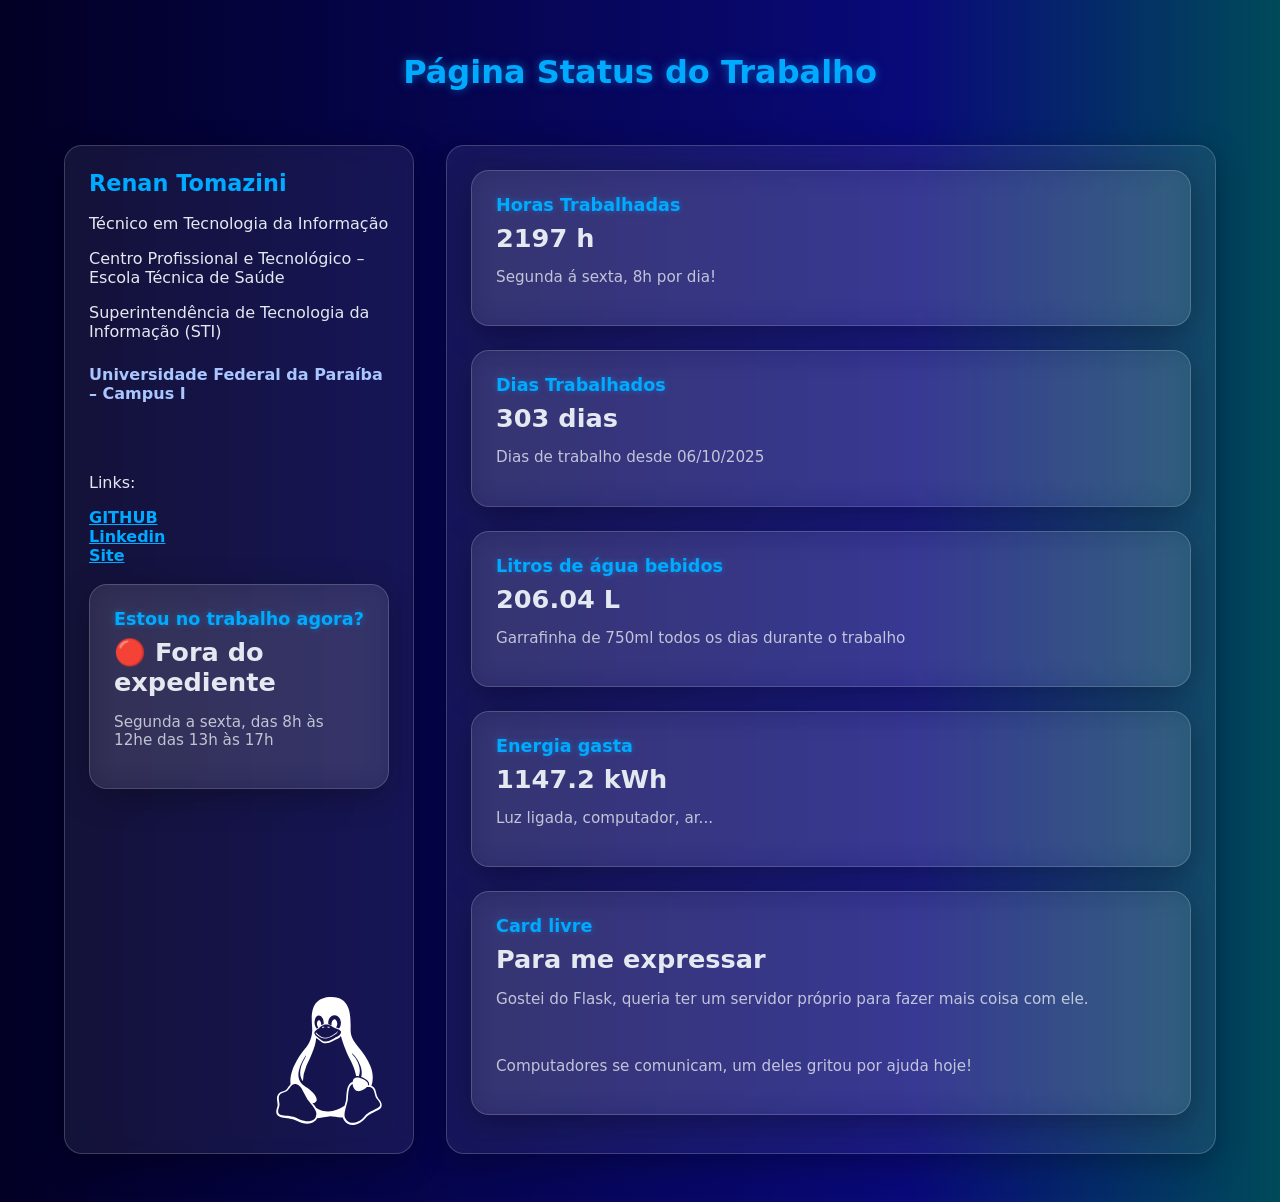
<file: index.html>
<!DOCTYPE html>
<html lang="en">
<head>
    <meta charset="UTF-8">
    <meta name="viewport" content="width=device-width, initial-scale=1.0">
    <title>Página do Trabalho</title>
   <!-- <link href="https://cdn.jsdelivr.net/npm/bootstrap@5.3.8/dist/css/bootstrap.min.css" rel="stylesheet" integrity="sha384-sRIl4kxILFvY47J16cr9ZwB07vP4J8+LH7qKQnuqkuIAvNWLzeN8tE5YBujZqJLB" crossorigin="anonymous">
    <script src="https://cdn.jsdelivr.net/npm/bootstrap@5.3.8/dist/js/bootstrap.bundle.min.js" integrity="sha384-FKyoEForCGlyvwx9Hj09JcYn3nv7wiPVlz7YYwJrWVcXK/BmnVDxM+D2scQbITxI" crossorigin="anonymous"></script> -->
    <link rel="stylesheet" href="css/index.css">
</head>
<body>

    <header><h1 class="text-center">Página Status do Trabalho</h1></header>
    <div class="row justify-content-md-center">
        <div class="esquerda col-3">
            <h2>Renan Tomazini</h2>
            <p>Técnico em Tecnologia da Informação</p>
            <p>Centro Profissional e Tecnológico – Escola Técnica de Saúde</p>
            <p>Superintendência de Tecnologia da Informação (STI)</p>
            <h3>Universidade Federal da Paraíba – Campus I</h3>
            <br>
            <br>
            <p>Links:</p>
            <a href="https://github.com/renantomazini-ufpb">GITHUB</a><br>
            <a href="https://www.linkedin.com/in/renan-tomazini/">Linkedin</a><br>
            <a href="https://rtomazini42.github.io/">Site</a><br><br>
                        <div class="card border-primary mb-3">
                <div class="card-header">Estou no trabalho agora?</div>
                <div class="card-body text-primary">
                    <h5 class="card-title" id="online">js?</h5>
                    <p class="card-text">Segunda a sexta, das 8h às 12he das 13h às 17h</p>
                </div>
            </div>
            <img src="assets/figs/linux.svg" width="128px" style="filter: invert(100%);">
            
        </div>
        <div class="direita col-7">
            <div class="card border-primary mb-3">
                <div class="card-header">Horas Trabalhadas</div>
                <div class="card-body text-primary">
                    <h3 class="card-title" id="horas_trabalhadas">Só funciona no JS</h3>
                    <p class="card-text">Segunda á sexta, 8h por dia!</p>
                </div>
            </div>
            <div class="card border-primary mb-3">
                <div class="card-header">Dias Trabalhados</div>
                <div class="card-body text-primary">
                    <h5 class="card-title" id="dias_trabalhados">Ativa o JS</h5>
                    <p class="card-text">Dias de trabalho desde 06/10/2025</p>
                </div>
            </div>
            <div class="card border-primary mb-3"">
                <div class="card-header">Litros de água bebidos</div>
                <div class="card-body text-primary">
                    <h5 class="card-title" id="agua">Não tem vírus</h5>
                    <p class="card-text">Garrafinha de 750ml todos os dias durante o trabalho</p>
                </div>
            </div>
            <div class="card border-primary mb-3">
                <div class="card-header">Energia gasta</div>
                <div class="card-body text-primary">
                    <h5 class="card-title" id="dinheiro">Eu juro</h5>
                    <p class="card-text">Luz ligada, computador, ar...</p>
                </div>
            </div>
            <div class="card border-primary mb-3">
                <div class="card-header">Card livre</div>
                <div class="card-body text-primary">
                    <h5 class="card-title" id="frase">Para me expressar</h5>
                    <p class="card-text" id="texto">Gostei do Flask, queria ter um servidor próprio para fazer mais coisa com ele.</p><br>
                    <p class="card-text" id="texto">Computadores se comunicam, um deles gritou por ajuda hoje!</p>
                </div>
            </div>


        </div>
    </div>

    <script>
document.addEventListener("DOMContentLoaded", () => {
    const inicio = new Date(2025, 9, 8); 
    const hoje = new Date();

    
    function contarDiasUteis(inicio, fim) {
        let count = 0;
        const data = new Date(inicio);
        while (data <= fim) {
            const dia = data.getDay();
            if (dia >= 1 && dia <= 5) count++;
            data.setDate(data.getDate() + 1);
        }
        return count;
    }

    const diasTrabalhados = contarDiasUteis(inicio, hoje);
    const horasTrabalhadas = diasTrabalhados * 8;
    const litrosAgua = diasTrabalhados * 0.75; 
    const energiaWatts = horasTrabalhadas * (80 + 500);
    const energiaKWh = energiaWatts / 1000;


    function animarContagem(elemento, valorFinal, duracao = 1200, sufixo = "") {
        let inicio = 0;
        const incremento = valorFinal / (duracao / 16); 
        const contador = setInterval(() => {
            inicio += incremento;
            if (inicio >= valorFinal) {
                inicio = valorFinal;
                clearInterval(contador);
                elemento.classList.add("aparece");

            }
            elemento.textContent = sufixo === "L" 
                ? inicio.toFixed(2) + " L"
                : sufixo === "h"
                ? Math.floor(inicio) + " h"
                : sufixo === "dias"
                ? Math.floor(inicio) + " dias"
                : sufixo === "kWh"
                ? inicio.toFixed(1) + " kWh"
                : inicio.toFixed(0);
        }, 16);
    }

    const elDias = document.getElementById("dias_trabalhados");
    const elHoras = document.getElementById("horas_trabalhadas");
    const elAgua = document.getElementById("agua");
    const elEnergia = document.getElementById("dinheiro");

    animarContagem(elDias, diasTrabalhados, 1500, "dias");
    animarContagem(elHoras, horasTrabalhadas, 1800, "h");
    animarContagem(elAgua, litrosAgua, 1800, "L");
    animarContagem(elEnergia, energiaKWh, 2000, "kWh");
});
</script>

<script>
function verificarStatusTrabalho() {
    const agora = new Date();
    const diaSemana = agora.getDay();
    const hora = agora.getHours();
    const minuto = agora.getMinutes();

    const elemento = document.getElementById("online");

    const diaUtil = diaSemana >= 1 && diaSemana <= 5;

    const horarioManha = hora >= 8 && (hora < 12 || (hora === 12 && minuto === 0));
    const horarioTarde = hora >= 13 && (hora < 17 || (hora === 17 && minuto === 0));
    const emTrabalho = diaUtil && (horarioManha || horarioTarde);

    if (emTrabalho) {
        elemento.textContent = "🟢 Online no trabalho";
        elemento.classList.remove("text-danger");
        elemento.classList.add("text-success");
    } else {
        elemento.textContent = "🔴 Fora do expediente";
        elemento.classList.remove("text-success");
        elemento.classList.add("text-danger");
    }
}

verificarStatusTrabalho();
setInterval(verificarStatusTrabalho, 60000);
</script>




</body>
</html>
</file>
<file: css/index.css>
/* Roubei otro tema */
:root {
    --glass-bg: rgba(255, 255, 255, 0.07);
    --glass-border: rgba(255, 255, 255, 0.18);
    --accent: #00aaff;
    --text: #e4e8f0;
    --radius: 18px;
    --shadow: 0 8px 32px rgba(0, 0, 0, 0.3);
    --blur: 14px;
    --spacing: 1.5rem;
    --card-gap: 1.5rem;
}

* {
    box-sizing: border-box;
    font-family: "Inter", "Segoe UI", system-ui, sans-serif;
    color: var(--text);
    transition: all 0.2s ease;
}

body {
   
    background: #020024;
    background: linear-gradient(90deg, rgba(2, 0, 36, 1) 0%, rgba(9, 9, 121, 1) 71%, rgba(0, 74, 89, 1) 100%);
    background-size: cover;
    background-position: center;
    margin: 0;
    padding: 0;
    min-height: 100vh;
    display: flex;
    flex-direction: column;
    align-items: center;
}

/* ===== Header ===== */
header {
    text-align: center;
    padding: 2rem 1rem;
}

header h1 {
    font-weight: 700;
    font-size: 2rem;
    color: var(--accent);
    text-shadow: 0 0 10px rgba(0, 170, 255, 0.5);
}

/* ===== Layout ===== */
.row {
    display: flex;
    flex-wrap: wrap;
    justify-content: center;
    width: 90%;
    max-width: 1200px;
    gap: 2rem;
    margin-bottom: 3rem;
}

/* ===== Colunas ===== */
.esquerda, .direita {
    backdrop-filter: blur(var(--blur));
    background: var(--glass-bg);
    border: 1px solid var(--glass-border);
    border-radius: var(--radius);
    box-shadow: var(--shadow);
    padding: var(--spacing);
}

.esquerda {
    flex: 1 1 280px;
    max-width: 350px;
    text-align: left;
}

.esquerda a{
    text-decoration: underline;
    color: #00aaff;
    font-weight: 600;
}

.esquerda img{
    margin-left: 11rem;
    margin-top: 13rem;
}


.esquerda h2 {
    margin-top: 0;
    color: var(--accent);
    font-size: 1.4rem;
}

.esquerda h3 {
    font-size: 1rem;
    margin-top: 1.5rem;
    color: #a9c6ff;
}

.direita {
    flex: 1 1 600px;
    display: flex;
    flex-direction: column;
    gap: var(--card-gap);
}

/* ===== Cards ===== */
.card {
    background: var(--glass-bg);
    border: 1px solid var(--glass-border);
    border-radius: var(--radius);
    box-shadow: var(--shadow);
    backdrop-filter: blur(var(--blur));
    padding: 1.5rem;
    position: relative;
    overflow: hidden;
    transform: translateY(0);
}

.card:hover {
    transform: translateY(-4px);
    border-color: var(--accent);
    box-shadow: 0 0 20px rgba(0, 170, 255, 0.25);
}

/* Cabeçalho */
.card-header {
    font-weight: 600;
    font-size: 1.1rem;
    margin-bottom: 0.5rem;
    color: var(--accent);
    text-shadow: 0 0 6px rgba(0, 170, 255, 0.4);
}

/* Corpo */
.card-body {
    color: var(--text);
}

.card-title {
    font-size: 1.6rem;
    margin: 0.2rem 0;
}

.card-text {
    font-size: 0.95rem;
    opacity: 0.8;
}

/* ===== Animação de aparição ===== */
.aparece {
    animation: fadeInUp 0.8s ease forwards;
}

@keyframes fadeInUp {
    from {
        opacity: 0;
        transform: translateY(15px);
    }
    to {
        opacity: 1;
        transform: translateY(0);
    }
}

/* ===== Responsividade ===== */
@media (max-width: 768px) {
    .row {
        flex-direction: column;
        align-items: center;
    }
    .esquerda, .direita {
        width: 100%;
        max-width: none;
    }
}
</file>
